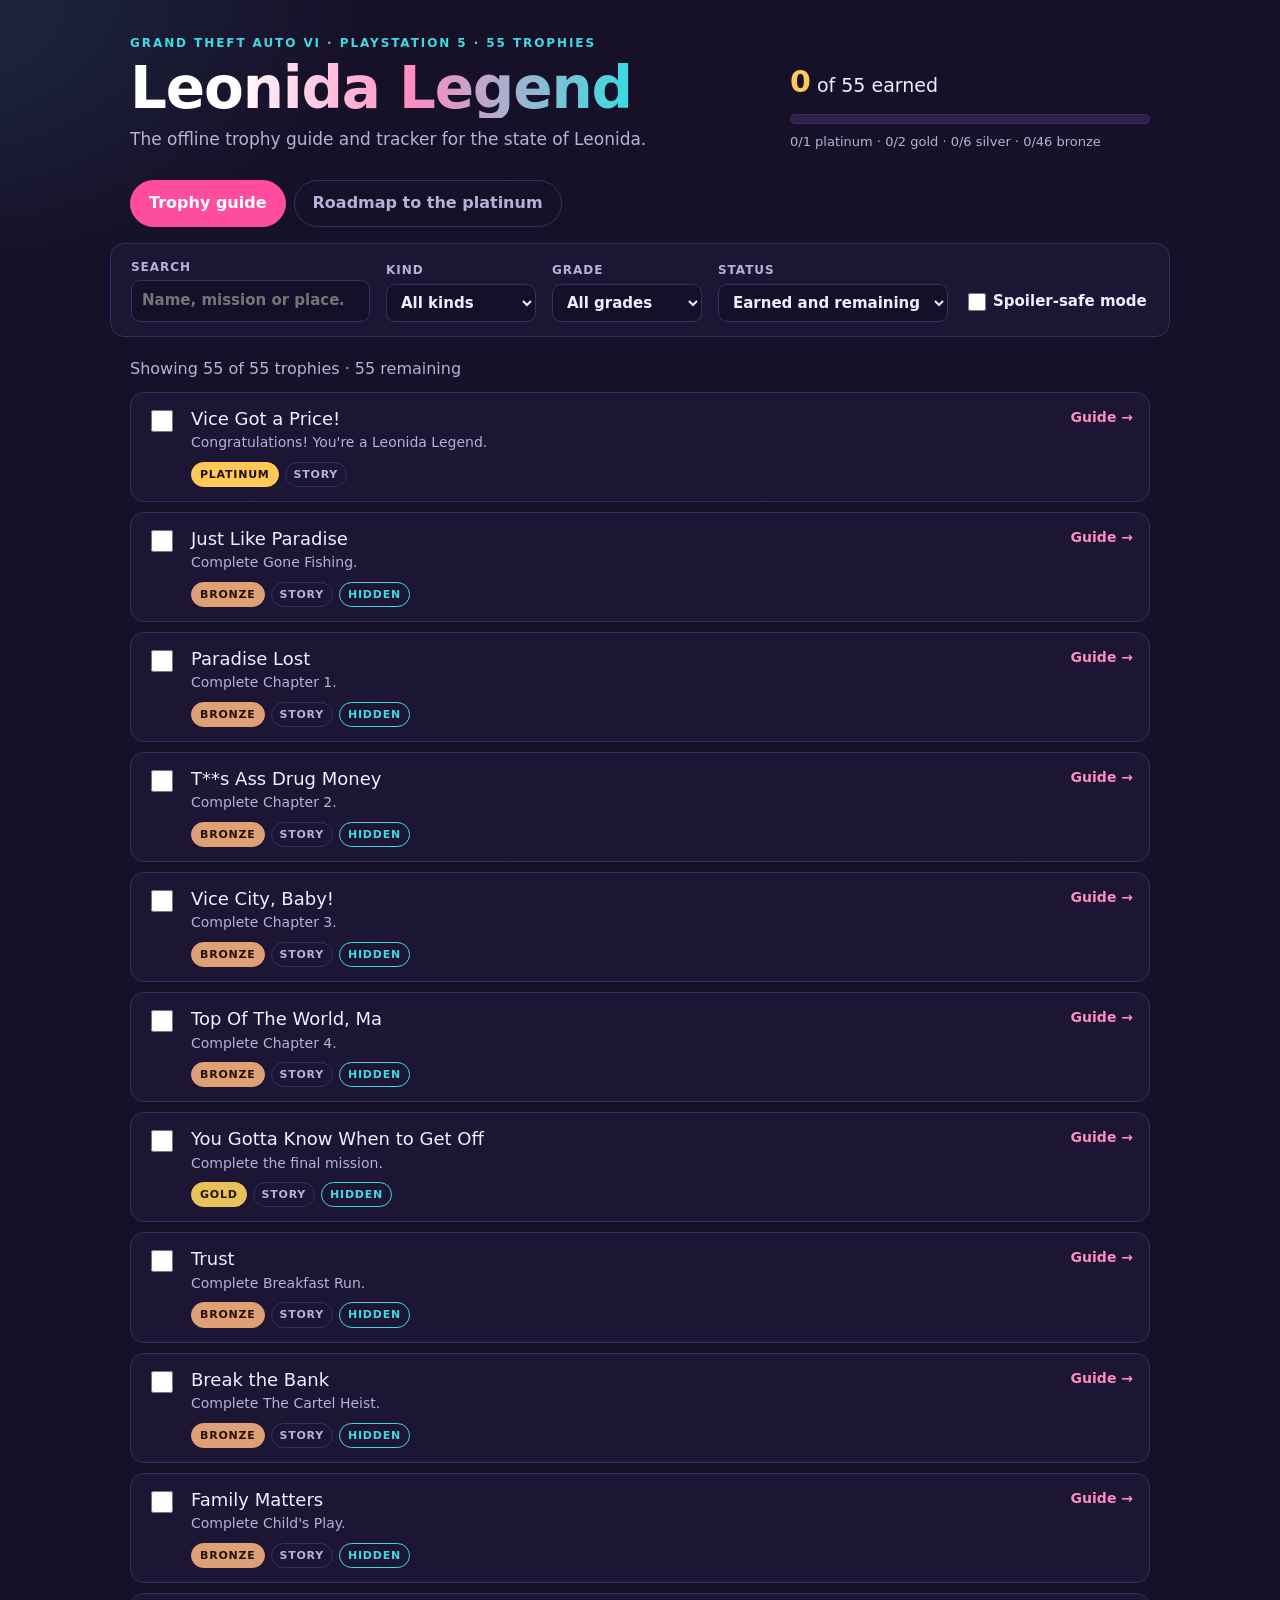
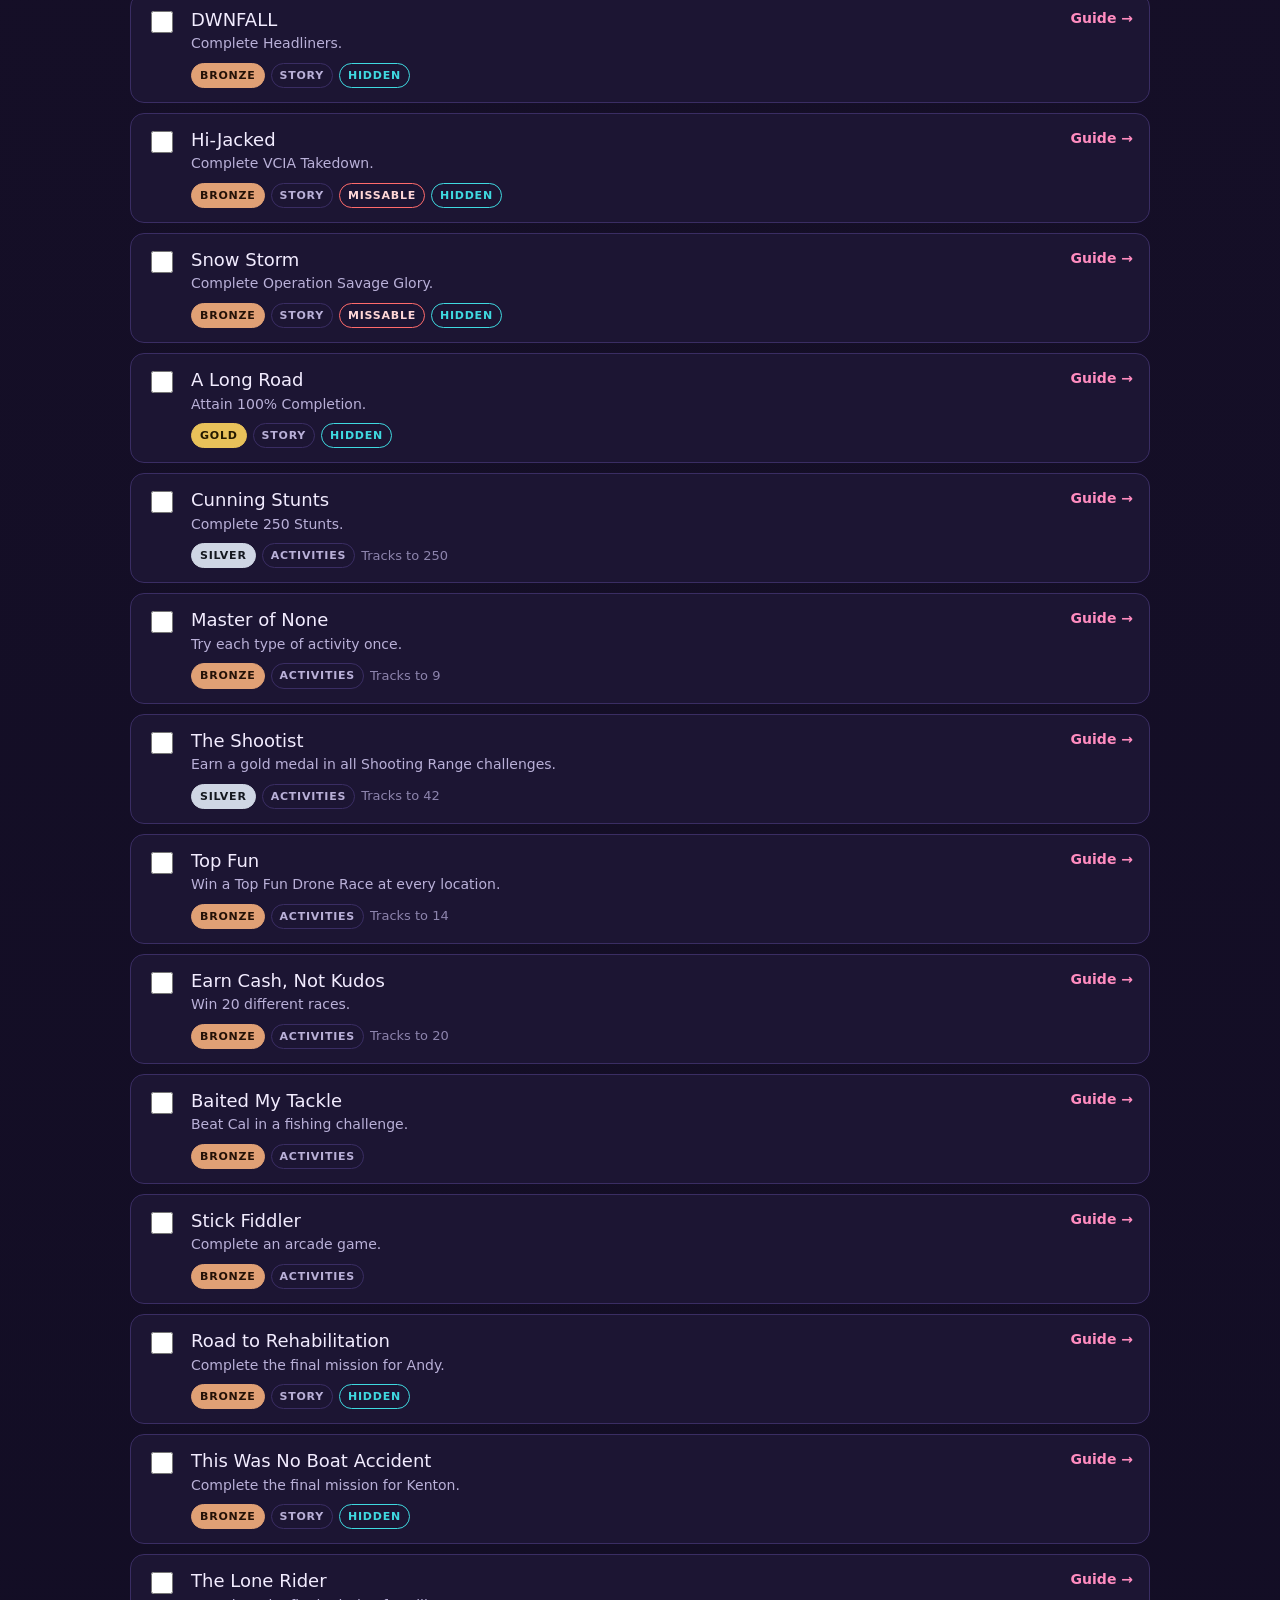
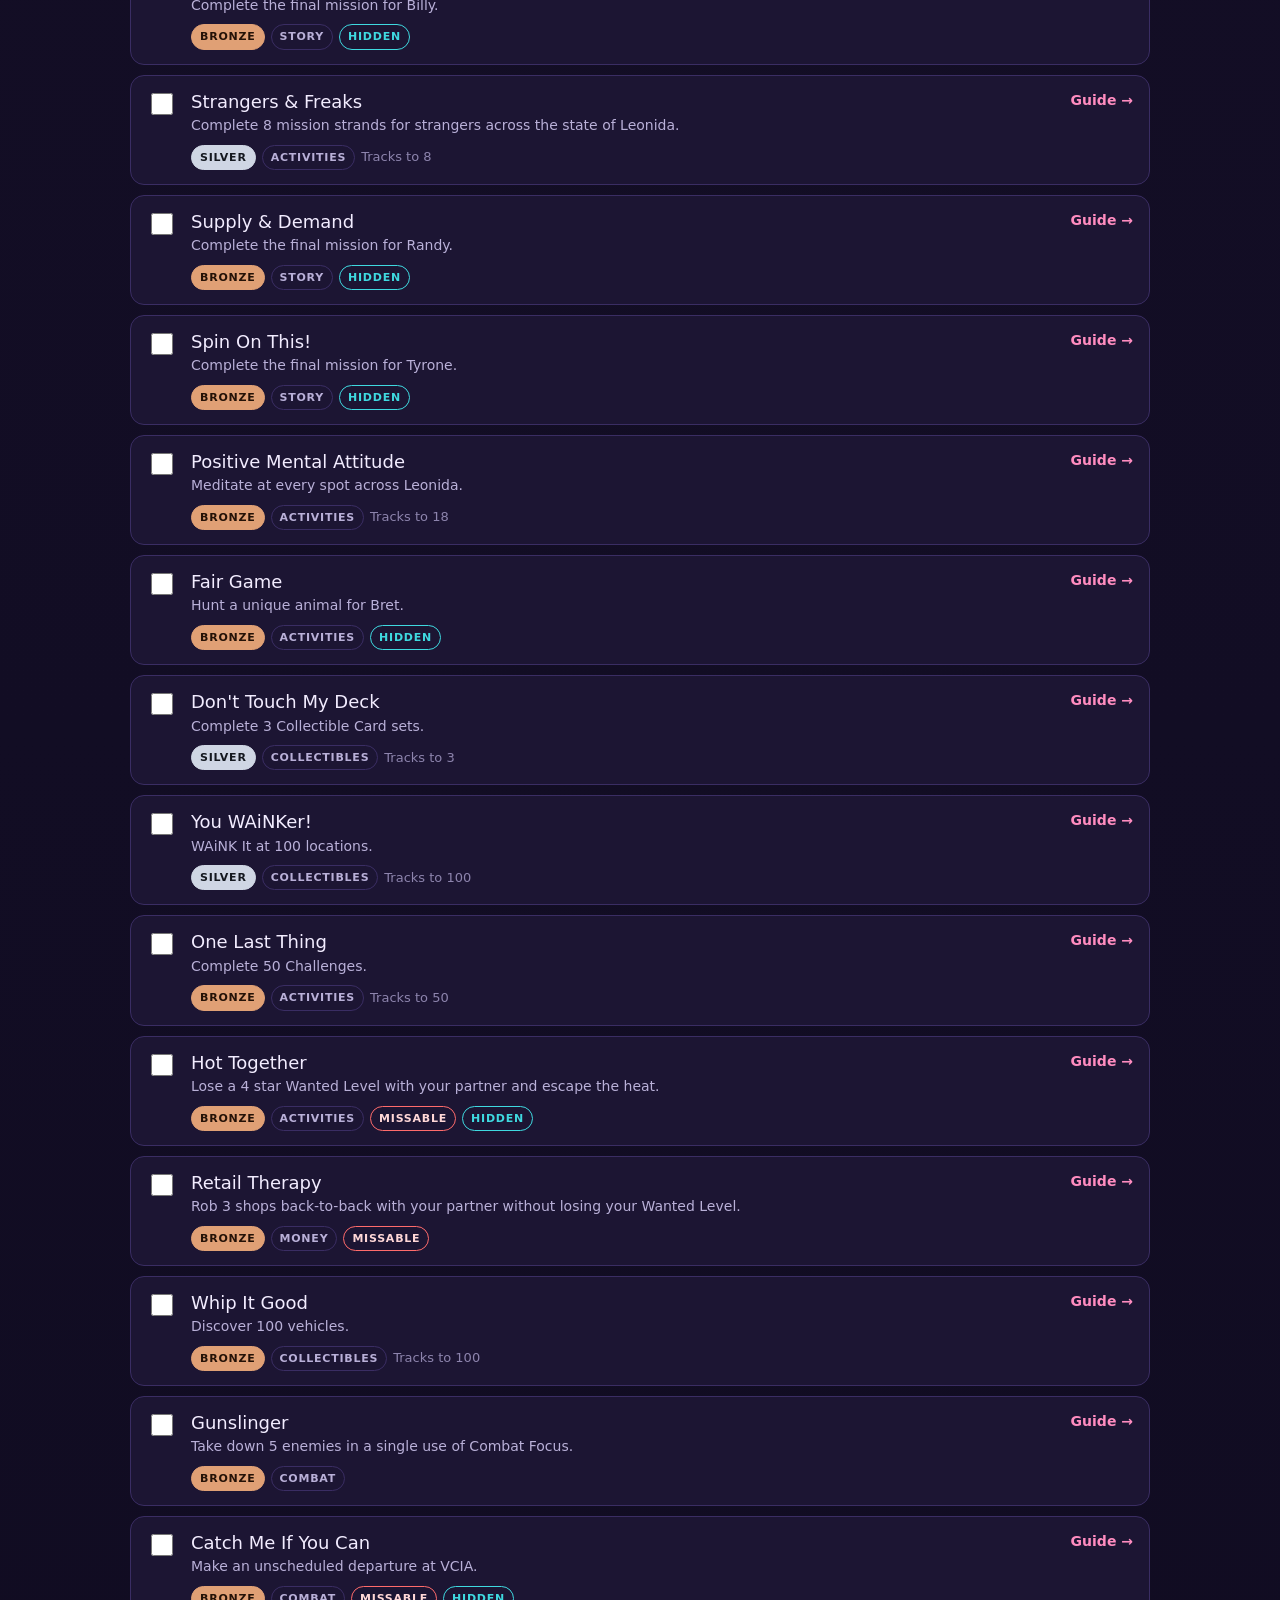
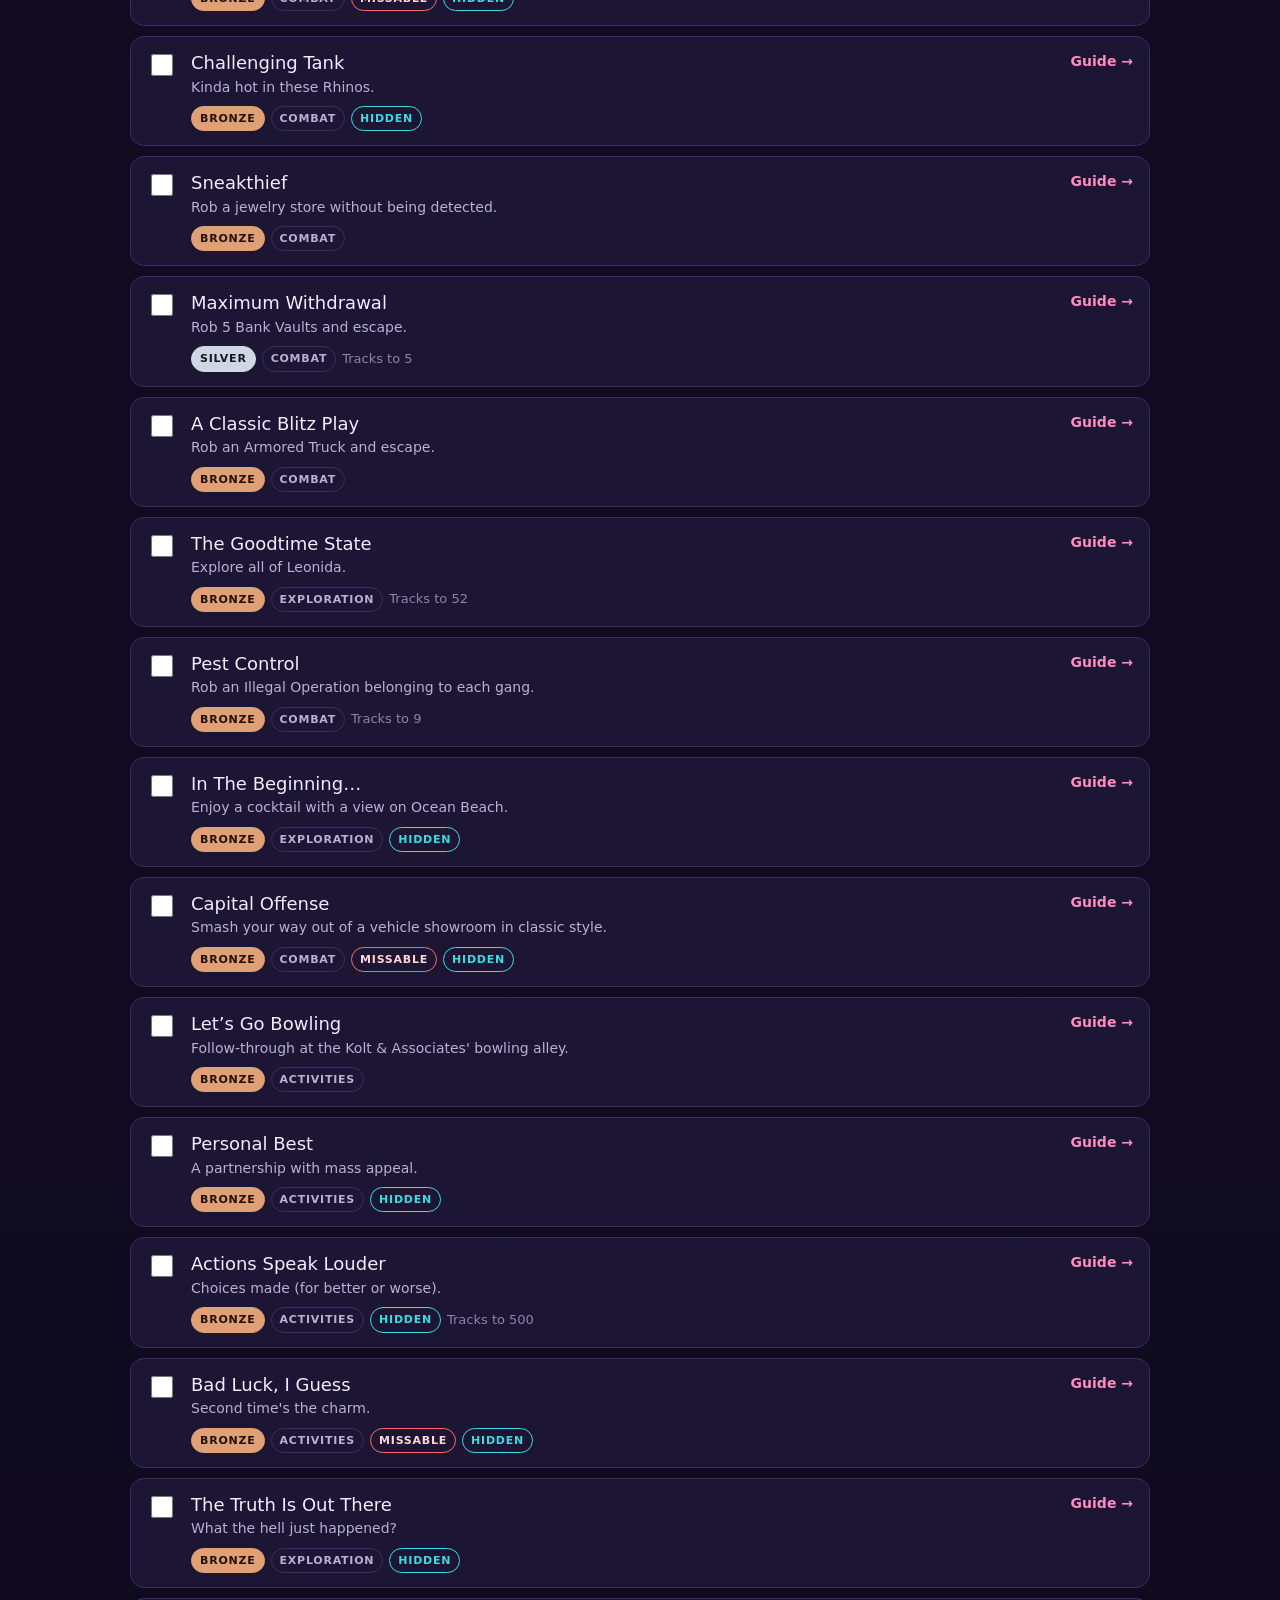
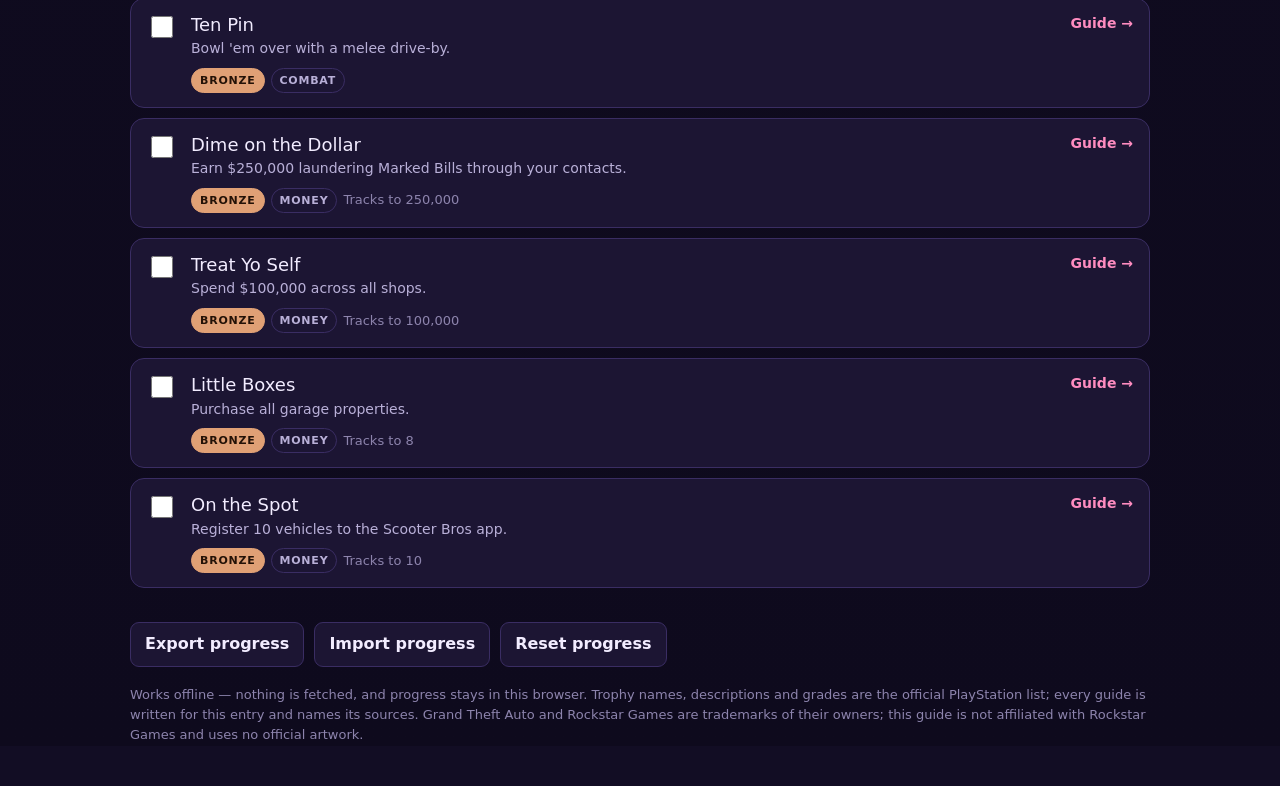
<file: app/index.html>
<!doctype html>
<html lang="en">
<head>
<meta charset="utf-8">
<meta name="viewport" content="width=device-width, initial-scale=1">
<title>Leonida Legend — GTA VI Trophy Guide &amp; Tracker</title>
<meta name="description" content="Offline guide and tracker for the 55 PlayStation 5 trophies of Grand Theft Auto VI: cited guides, a roadmap to the platinum, missable flags, filters and a spoiler setting.">
<link rel="stylesheet" href="style.css">
</head>
<body>
<header class="masthead">
  <div class="brand">
    <p class="kicker">Grand Theft Auto VI · PlayStation 5 · 55 trophies</p>
    <h1>Leonida Legend</h1>
    <p class="tagline">The offline trophy guide and tracker for the state of Leonida.</p>
  </div>
  <div class="progress" id="progress" aria-live="polite">
    <p class="progress-count"><strong id="earnedCount">0</strong> of <span id="totalCount">55</span> earned</p>
    <div class="progress-bar"><div class="progress-fill" id="progressFill" style="width:0%"></div></div>
    <p class="progress-grades" id="gradeCounts"></p>
  </div>
</header>

<nav class="tabs" aria-label="Views">
  <button type="button" id="tabGuide" class="tab active" aria-selected="true">Trophy guide</button>
  <button type="button" id="tabRoadmap" class="tab" aria-selected="false">Roadmap to the platinum</button>
</nav>

<section class="toolbar" aria-label="Find and filter trophies">
  <label class="search">Search <input id="search" type="search" placeholder="Name, mission or place…" autocomplete="off"></label>
  <label>Kind
    <select id="kindFilter">
      <option value="all">All kinds</option>
      <option value="story">Story</option>
      <option value="missable">Missable</option>
      <option value="collectibles">Collectibles</option>
      <option value="activities">Activities</option>
      <option value="exploration">Exploration</option>
      <option value="combat">Combat</option>
      <option value="money">Money</option>
    </select>
  </label>
  <label>Grade
    <select id="gradeFilter">
      <option value="all">All grades</option>
      <option value="platinum">Platinum</option>
      <option value="gold">Gold</option>
      <option value="silver">Silver</option>
      <option value="bronze">Bronze</option>
    </select>
  </label>
  <label>Status
    <select id="statusFilter">
      <option value="all">Earned and remaining</option>
      <option value="remaining">Remaining only</option>
      <option value="earned">Earned only</option>
    </select>
  </label>
  <label class="spoiler-toggle"><input id="spoilerToggle" type="checkbox"> Spoiler-safe mode</label>
</section>

<main>
  <section id="guideView" aria-label="Trophy list">
    <p class="hint" id="listHint"></p>
    <ol class="trophy-list" id="trophyList"></ol>
  </section>

  <section id="roadmapView" hidden aria-label="Roadmap to the platinum">
    <p class="roadmap-note" id="roadmapNote"></p>
    <ol class="stages" id="stageList"></ol>
  </section>

  <aside id="detail" class="detail" hidden aria-label="Trophy guide detail"></aside>
</main>

<footer class="actions">
  <button type="button" id="exportBtn">Export progress</button>
  <label class="import-btn">Import progress <input id="importFile" type="file" accept="application/json"></label>
  <button type="button" id="resetBtn">Reset progress</button>
  <p class="fineprint">Works offline — nothing is fetched, and progress stays in this browser. Trophy names, descriptions and grades are the official PlayStation list; every guide is written for this entry and names its sources. Grand Theft Auto and Rockstar Games are trademarks of their owners; this guide is not affiliated with Rockstar Games and uses no official artwork.</p>
</footer>

<script type="module" src="app.js"></script>
</body>
</html>
</file>
<file: app/style.css>
/* Leonida Legend — a Vice City night look of its own: deep violet water,
   hot pink neon and cyan, with gold kept for the platinum. No official art,
   no images at all: colour, type and spacing do the work. */
:root {
  --ink: #f2ecff;
  --ink-dim: #b9b0d8;
  --ink-faint: #8d84ad;
  --panel: #1c1533;
  --panel-soft: #251c44;
  --panel-line: #3a2d63;
  --pink: #ff4d9d;
  --pink-soft: #ff8cc0;
  --cyan: #3fd9e0;
  --gold: #ffc857;
  --silver: #cfd6e4;
  --bronze: #e0a075;
  --good: #58d68d;
  --danger: #ff6b6b;
  --radius: 14px;
  --max: 1060px;
}

* { box-sizing: border-box; }

html { background: #120d24; }

body {
  margin: 0;
  color: var(--ink);
  background:
    radial-gradient(1100px 480px at 85% -10%, rgba(255, 77, 157, 0.22), transparent 60%),
    radial-gradient(900px 500px at -10% 0%, rgba(63, 217, 224, 0.14), transparent 55%),
    linear-gradient(180deg, #171029 0%, #120d24 55%, #0e0a1d 100%);
  font: 16px/1.55 "Segoe UI", system-ui, -apple-system, Roboto, "Helvetica Neue", Arial, sans-serif;
  min-height: 100vh;
}

.masthead {
  max-width: var(--max);
  margin: 0 auto;
  padding: 34px 20px 10px;
  display: flex;
  flex-wrap: wrap;
  gap: 24px;
  align-items: flex-end;
  justify-content: space-between;
}

.kicker {
  margin: 0 0 6px;
  color: var(--cyan);
  font-size: 12px;
  font-weight: 700;
  letter-spacing: 0.16em;
  text-transform: uppercase;
}

h1 {
  margin: 0;
  font-size: clamp(38px, 6vw, 58px);
  line-height: 1.02;
  letter-spacing: -0.02em;
  background: linear-gradient(92deg, #fff 20%, var(--pink-soft) 55%, var(--cyan) 95%);
  -webkit-background-clip: text;
  background-clip: text;
  color: transparent;
}

.tagline { margin: 8px 0 0; color: var(--ink-dim); font-size: 17px; }

.progress { min-width: 250px; flex: 1 1 280px; max-width: 360px; }
.progress-count { margin: 0 0 8px; font-size: 19px; }
.progress-count strong { font-size: 30px; color: var(--gold); }
.progress-bar {
  height: 10px;
  border-radius: 99px;
  background: #2b2149;
  overflow: hidden;
  border: 1px solid var(--panel-line);
}
.progress-fill {
  height: 100%;
  border-radius: 99px;
  background: linear-gradient(90deg, var(--pink), var(--gold));
  transition: width 0.35s ease;
}
.progress-grades { margin: 8px 0 0; color: var(--ink-dim); font-size: 13px; }

.tabs {
  max-width: var(--max);
  margin: 18px auto 0;
  padding: 0 20px;
  display: flex;
  gap: 8px;
}
.tab {
  border: 1px solid var(--panel-line);
  background: transparent;
  color: var(--ink-dim);
  font: inherit;
  font-weight: 700;
  padding: 10px 18px;
  border-radius: 99px;
  cursor: pointer;
}
.tab:hover { color: var(--ink); border-color: var(--pink); }
.tab.active { background: var(--pink); border-color: var(--pink); color: #fff; }

.toolbar {
  max-width: var(--max);
  margin: 16px auto 0;
  padding: 14px 20px;
  display: flex;
  flex-wrap: wrap;
  gap: 12px 16px;
  align-items: end;
  background: var(--panel);
  border: 1px solid var(--panel-line);
  border-radius: var(--radius);
}
.toolbar label { display: grid; gap: 4px; font-size: 12px; color: var(--ink-dim); font-weight: 700; text-transform: uppercase; letter-spacing: 0.08em; }
.toolbar input[type="search"], .toolbar select {
  font: inherit;
  font-size: 15px;
  text-transform: none;
  letter-spacing: normal;
  color: var(--ink);
  background: #14102a;
  border: 1px solid var(--panel-line);
  border-radius: 9px;
  padding: 8px 10px;
  min-width: 150px;
}
.toolbar input[type="search"] { min-width: 220px; }
.toolbar input:focus, .toolbar select:focus { outline: 2px solid var(--cyan); outline-offset: 1px; }
.spoiler-toggle {
  display: flex !important;
  flex-direction: row;
  align-items: center;
  gap: 8px;
  text-transform: none !important;
  letter-spacing: normal !important;
  font-size: 15px !important;
  color: var(--ink) !important;
  cursor: pointer;
  padding-bottom: 8px;
}
.spoiler-toggle input { width: 18px; height: 18px; accent-color: var(--pink); }

main { max-width: var(--max); margin: 0 auto; padding: 6px 20px 10px; }
.hint, .roadmap-note { color: var(--ink-dim); margin: 14px 0 4px; }

.trophy-list { list-style: none; margin: 10px 0 0; padding: 0; display: grid; gap: 10px; }
.trophy {
  display: grid;
  grid-template-columns: 30px 1fr auto;
  gap: 6px 14px;
  align-items: start;
  background: var(--panel);
  border: 1px solid var(--panel-line);
  border-radius: var(--radius);
  padding: 14px 16px;
  cursor: pointer;
}
.trophy:hover { border-color: var(--pink); }
.trophy.earned { border-color: rgba(88, 214, 141, 0.55); }
.trophy.earned .trophy-name { color: var(--good); }
.trophy-check { width: 22px; height: 22px; margin-top: 3px; accent-color: var(--good); cursor: pointer; }
.trophy-name { margin: 0; font-size: 18px; line-height: 1.3; }
.trophy-desc { margin: 2px 0 0; color: var(--ink-dim); font-size: 14px; }
.trophy-meta { display: flex; flex-wrap: wrap; gap: 6px; margin-top: 8px; }
.pill {
  font-size: 11px;
  font-weight: 800;
  letter-spacing: 0.07em;
  text-transform: uppercase;
  padding: 3px 8px;
  border-radius: 99px;
  border: 1px solid var(--panel-line);
  color: var(--ink-dim);
}
.pill.grade-platinum { color: #1a1200; background: var(--gold); border-color: var(--gold); }
.pill.grade-gold { color: #241a00; background: #e8c15a; border-color: #e8c15a; }
.pill.grade-silver { color: #14181f; background: var(--silver); border-color: var(--silver); }
.pill.grade-bronze { color: #241207; background: var(--bronze); border-color: var(--bronze); }
.pill.missable { color: #ffd7d7; border-color: var(--danger); }
.pill.hidden-trophy { color: var(--cyan); border-color: var(--cyan); }
.trophy-count { color: var(--ink-faint); font-size: 13px; align-self: center; }
.trophy-guide-link { color: var(--pink-soft); font-size: 14px; font-weight: 700; white-space: nowrap; }
.trophy.spoiled .trophy-name, .trophy.spoiled .trophy-desc { color: var(--ink-faint); font-style: italic; }

.detail {
  margin-top: 18px;
  background: var(--panel-soft);
  border: 1px solid var(--pink);
  border-radius: var(--radius);
  padding: 20px 22px;
}
.detail h2 { margin: 0 0 4px; font-size: 24px; }
.detail .official { color: var(--ink-dim); font-style: italic; margin: 0 0 12px; }
.detail h3 { margin: 18px 0 6px; font-size: 13px; letter-spacing: 0.12em; text-transform: uppercase; color: var(--cyan); }
.detail p { margin: 0 0 8px; }
.detail ol { margin: 0; padding-left: 22px; }
.detail li { margin-bottom: 4px; }
.detail .sources { color: var(--ink-dim); font-size: 14px; }
.detail .sources li { margin-bottom: 2px; }
.detail .close-btn {
  float: right;
  border: 1px solid var(--panel-line);
  background: transparent;
  color: var(--ink-dim);
  border-radius: 8px;
  padding: 6px 10px;
  cursor: pointer;
  font: inherit;
}
.detail .missable-warning {
  background: rgba(255, 107, 107, 0.12);
  border: 1px solid var(--danger);
  border-radius: 9px;
  padding: 10px 12px;
  margin: 0 0 12px;
}

.stages { list-style: none; margin: 10px 0 0; padding: 0; display: grid; gap: 12px; }
.stage {
  background: var(--panel);
  border: 1px solid var(--panel-line);
  border-radius: var(--radius);
  padding: 18px 20px;
}
.stage h2 { margin: 0 0 4px; font-size: 21px; }
.stage h2 .stage-num {
  display: inline-block;
  background: var(--pink);
  color: #fff;
  border-radius: 99px;
  font-size: 13px;
  padding: 2px 10px;
  vertical-align: middle;
  margin-right: 8px;
}
.stage .stage-goal { margin: 0 0 10px; color: var(--ink-dim); }
.stage ul { margin: 0 0 10px; padding-left: 20px; }
.stage .stage-trophies { display: flex; flex-wrap: wrap; gap: 6px; }
.stage .stage-trophies button {
  font: inherit;
  font-size: 13px;
  background: #14102a;
  color: var(--ink);
  border: 1px solid var(--panel-line);
  border-radius: 99px;
  padding: 5px 11px;
  cursor: pointer;
}
.stage .stage-trophies button:hover { border-color: var(--cyan); }
.stage .stage-trophies button.done { border-color: var(--good); color: var(--good); text-decoration: line-through; }

.actions {
  max-width: var(--max);
  margin: 8px auto 40px;
  padding: 16px 20px 0;
  display: flex;
  flex-wrap: wrap;
  gap: 10px;
  align-items: center;
}
.actions button, .import-btn {
  font: inherit;
  font-weight: 700;
  border: 1px solid var(--panel-line);
  background: var(--panel);
  color: var(--ink);
  border-radius: 9px;
  padding: 9px 14px;
  cursor: pointer;
}
.actions button:hover, .import-btn:hover { border-color: var(--cyan); }
.import-btn input { display: none; }
.fineprint { flex-basis: 100%; color: var(--ink-faint); font-size: 13px; margin: 8px 0 0; }

.empty { color: var(--ink-dim); padding: 26px 6px; text-align: center; }

@media (max-width: 640px) {
  .trophy { grid-template-columns: 26px 1fr; }
  .trophy-guide-link { grid-column: 2; }
  .toolbar input[type="search"] { min-width: 0; width: 100%; }
  .search { flex: 1 1 100%; }
}
</file>
